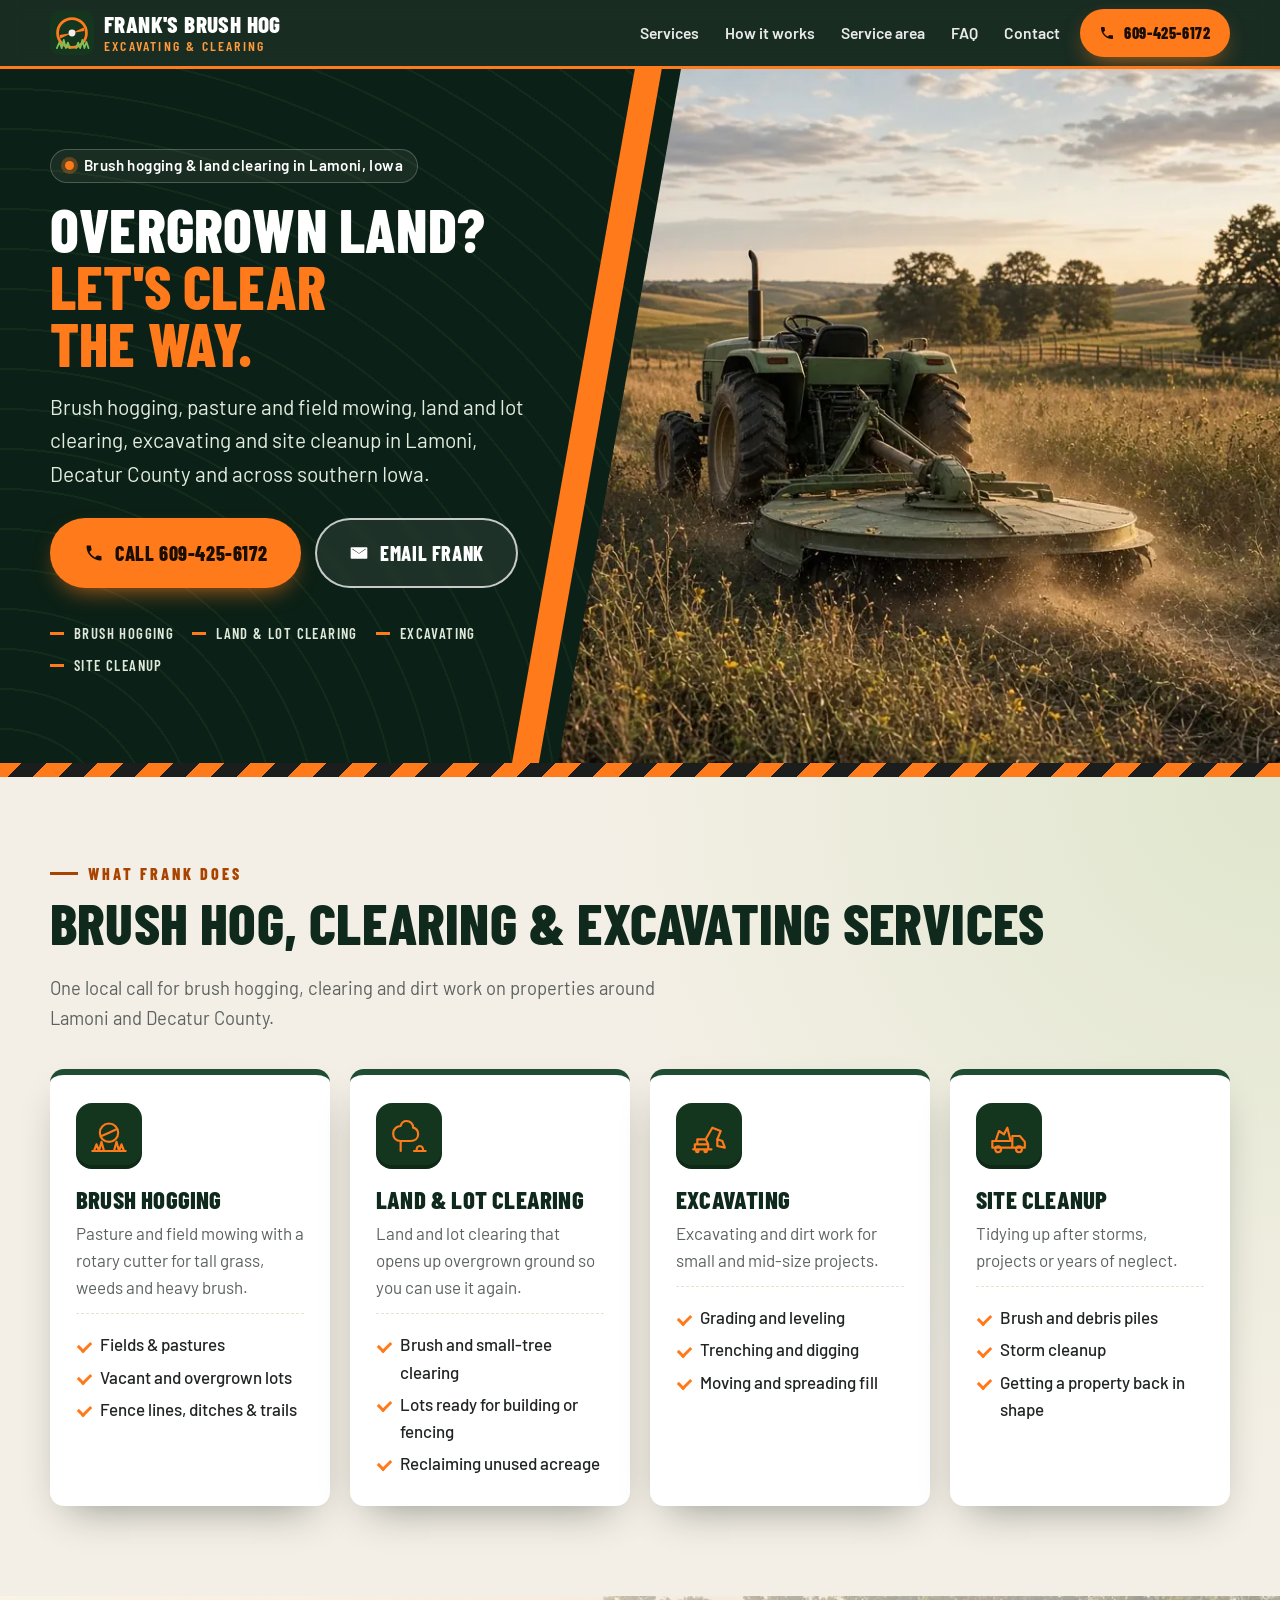
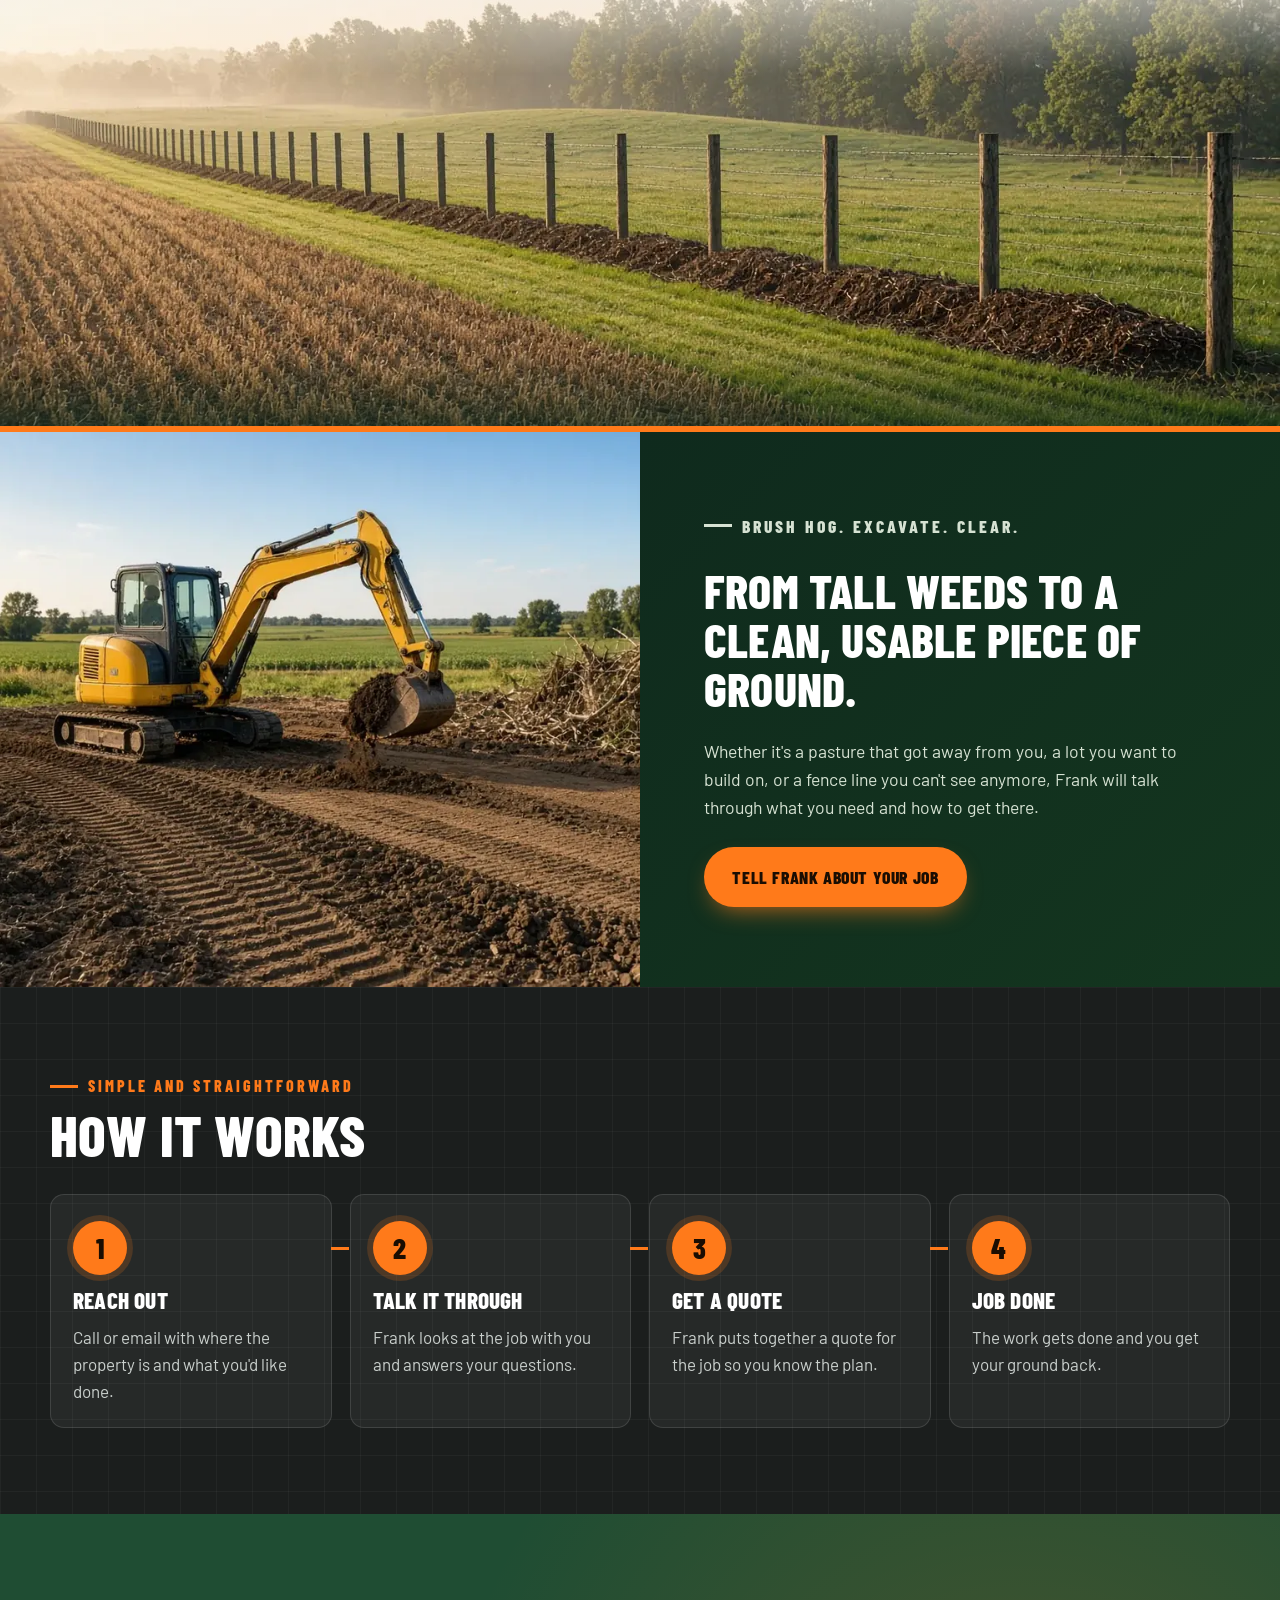
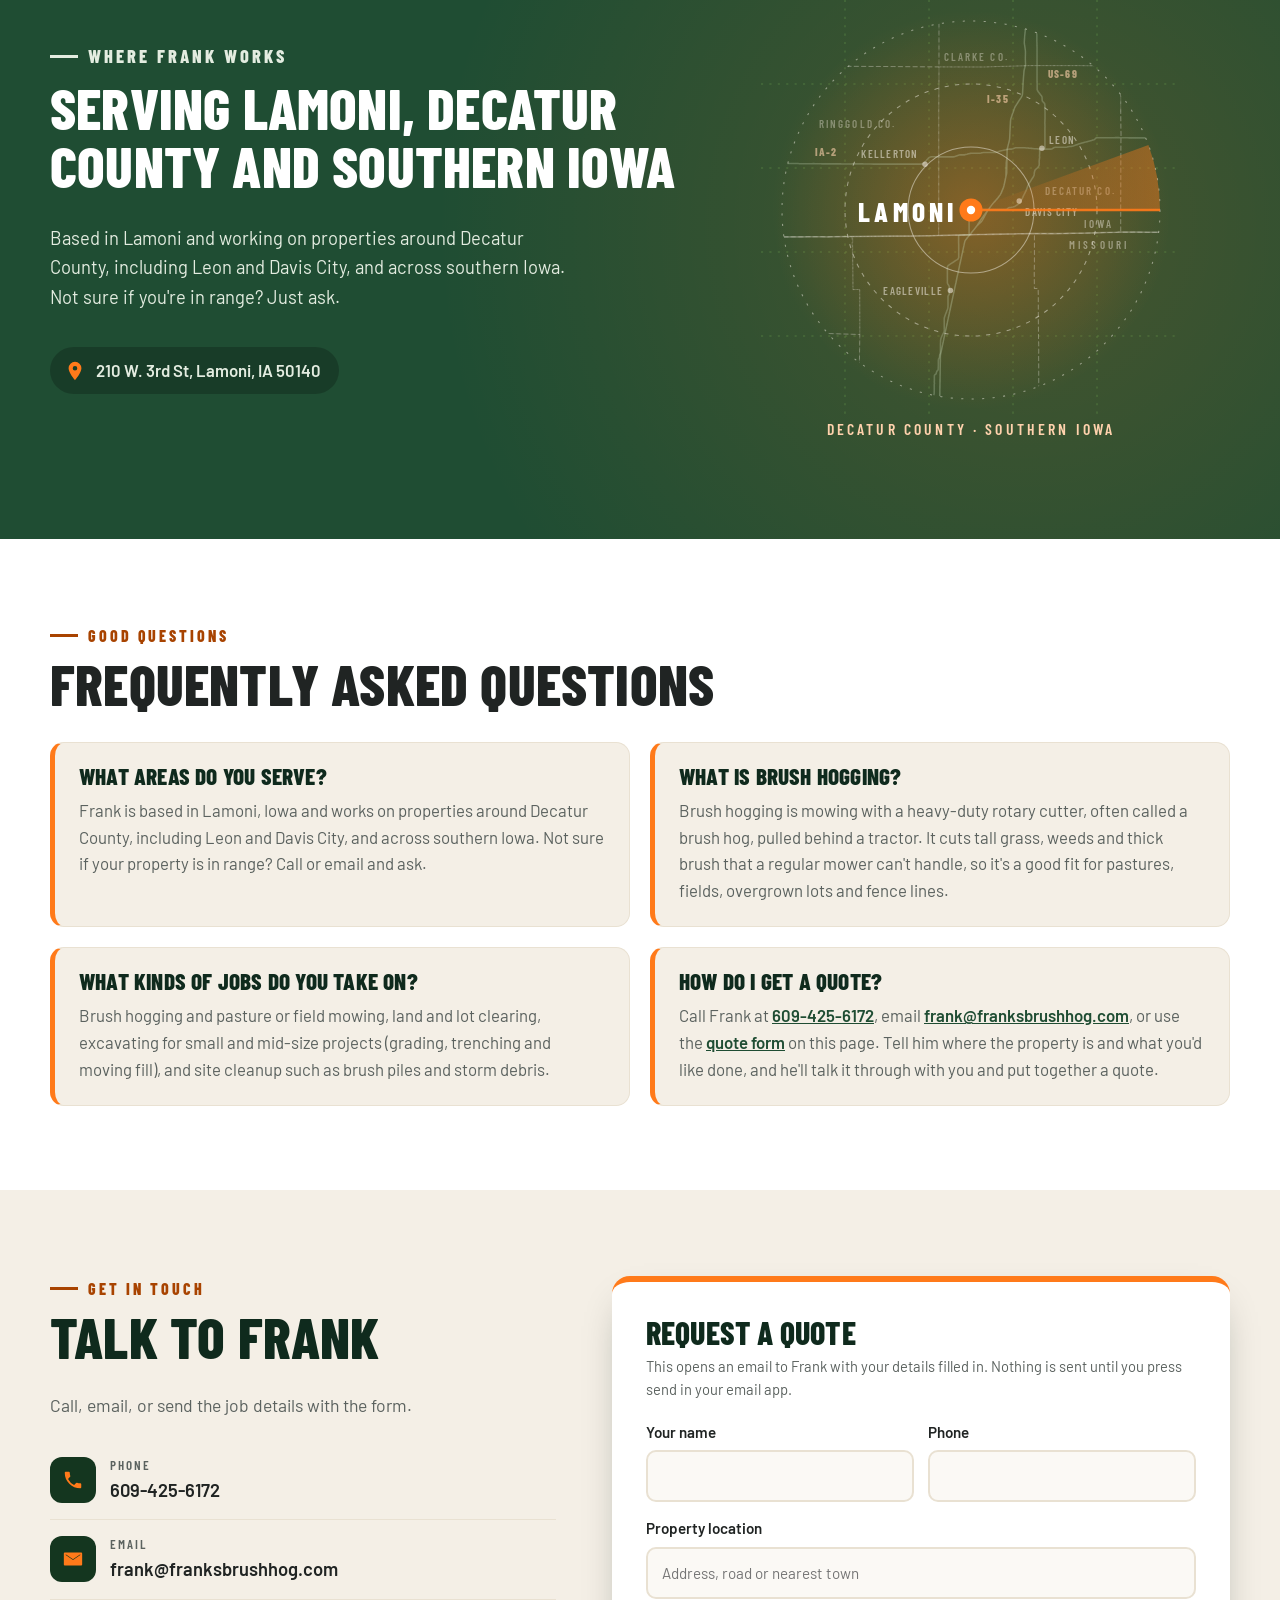
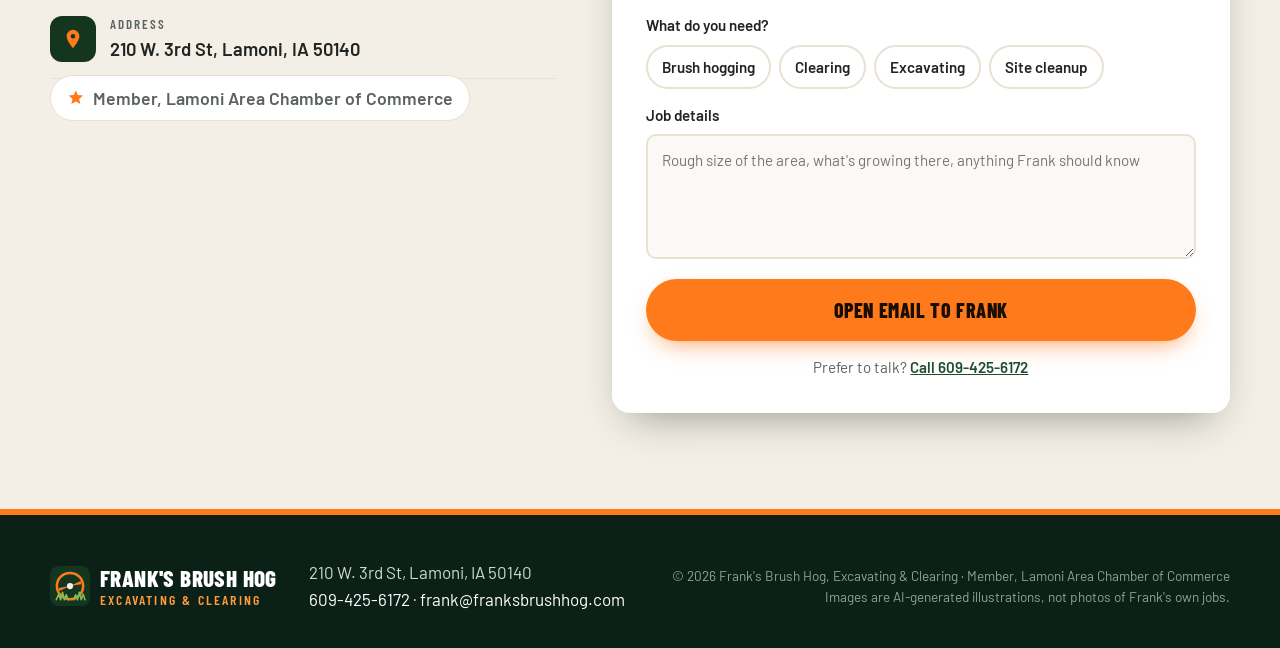
<file: index.html>
<!doctype html>
<html lang="en">
<head>
<meta charset="utf-8">
<meta name="viewport" content="width=device-width, initial-scale=1">
<title>Brush Hogging &amp; Land Clearing in Lamoni, IA | Frank's Brush Hog</title>
<meta name="description" content="Brush hogging, pasture mowing, land and lot clearing, excavating and site cleanup in Lamoni, Decatur County and southern Iowa. Call Frank: 609-425-6172.">
<meta name="robots" content="index, follow, max-image-preview:large">
<meta name="theme-color" content="#0f2a1d">
<link rel="canonical" href="https://franksbrushhog.com/">
<link rel="icon" href="favicon.svg" type="image/svg+xml">
<link rel="icon" href="favicon-32.png" sizes="32x32" type="image/png">
<link rel="apple-touch-icon" href="apple-touch-icon.png">
<meta property="og:type" content="website">
<meta property="og:locale" content="en_US">
<meta property="og:site_name" content="Frank's Brush Hog, Excavating &amp; Clearing">
<meta property="og:title" content="Frank's Brush Hog, Excavating &amp; Clearing | Lamoni, Iowa">
<meta property="og:description" content="Brush hogging, field and pasture mowing, land and lot clearing, excavating and site cleanup around Lamoni, Decatur County and southern Iowa.">
<meta property="og:url" content="https://franksbrushhog.com/">
<meta property="og:image" content="https://franksbrushhog.com/assets/og.jpg">
<meta property="og:image:type" content="image/jpeg">
<meta property="og:image:width" content="1200">
<meta property="og:image:height" content="630">
<meta property="og:image:alt" content="Frank's Brush Hog, Excavating &amp; Clearing: a tractor with a rotary brush hog in a southern Iowa field">
<meta name="twitter:card" content="summary_large_image">
<meta name="twitter:title" content="Frank's Brush Hog, Excavating &amp; Clearing | Lamoni, Iowa">
<meta name="twitter:description" content="Brush hogging, field and pasture mowing, land and lot clearing, excavating and site cleanup around Lamoni, Decatur County and southern Iowa.">
<meta name="twitter:image" content="https://franksbrushhog.com/assets/og.jpg">
<meta name="twitter:image:alt" content="Frank's Brush Hog, Excavating &amp; Clearing: a tractor with a rotary brush hog in a southern Iowa field">
<link rel="preload" href="assets/fonts/barlow-condensed-800.woff2" as="font" type="font/woff2" crossorigin>
<link rel="preload" as="image" fetchpriority="high" imagesrcset="assets/img/hero-brushhog-v2-band-800.webp 800w, assets/img/hero-brushhog-v2-band-1100.webp 1100w" imagesizes="100vw" media="(max-width: 879px)">
<link rel="preload" as="image" fetchpriority="high" imagesrcset="assets/img/hero-brushhog-v2-1280.webp 1280w, assets/img/hero-brushhog-v2-1600.webp 1600w" imagesizes="(min-width: 1200px) 1250px, 100vw" media="(min-width: 880px)">
<link rel="stylesheet" href="assets/styles.css">
<script type="application/ld+json">
{
  "@context": "https://schema.org",
  "@type": "HomeAndConstructionBusiness",
  "@id": "https://franksbrushhog.com/#business",
  "name": "Frank's Brush Hog, Excavating & Clearing",
  "url": "https://franksbrushhog.com/",
  "description": "Brush hogging, pasture mowing, land and lot clearing, excavating and site cleanup in Lamoni, Decatur County and southern Iowa.",
  "image": "https://franksbrushhog.com/assets/og.jpg",
  "logo": "https://franksbrushhog.com/apple-touch-icon.png",
  "telephone": "+1-609-425-6172",
  "email": "frank@franksbrushhog.com",
  "founder": {
    "@type": "Person",
    "name": "Frank Edwardi"
  },
  "address": {
    "@type": "PostalAddress",
    "streetAddress": "210 W. 3rd St",
    "addressLocality": "Lamoni",
    "addressRegion": "IA",
    "postalCode": "50140",
    "addressCountry": "US"
  },
  "geo": {
    "@type": "GeoCoordinates",
    "latitude": 40.6228,
    "longitude": -93.9341
  },
  "areaServed": [
    {
      "@type": "City",
      "name": "Lamoni, Iowa"
    },
    {
      "@type": "AdministrativeArea",
      "name": "Decatur County, Iowa"
    },
    {
      "@type": "Place",
      "name": "Southern Iowa"
    }
  ],
  "memberOf": {
    "@type": "Organization",
    "name": "Lamoni Area Chamber of Commerce"
  },
  "knowsAbout": [
    "Brush hogging",
    "Pasture and field mowing",
    "Land clearing",
    "Lot clearing",
    "Excavating",
    "Site cleanup"
  ],
  "hasOfferCatalog": {
    "@type": "OfferCatalog",
    "name": "Brush hogging, clearing and excavating services",
    "itemListElement": [
      {
        "@type": "Offer",
        "itemOffered": {
          "@type": "Service",
          "name": "Brush hogging",
          "description": "Rotary mowing of tall grass, weeds and heavy brush on fields, pastures, lots, fence lines, ditches and trails.",
          "areaServed": {
            "@type": "AdministrativeArea",
            "name": "Decatur County, Iowa"
          }
        }
      },
      {
        "@type": "Offer",
        "itemOffered": {
          "@type": "Service",
          "name": "Pasture and field mowing",
          "description": "Brush hog mowing for overgrown pastures and fields.",
          "areaServed": {
            "@type": "AdministrativeArea",
            "name": "Decatur County, Iowa"
          }
        }
      },
      {
        "@type": "Offer",
        "itemOffered": {
          "@type": "Service",
          "name": "Land clearing",
          "description": "Clearing brush and small trees to open up overgrown ground and reclaim unused acreage.",
          "areaServed": {
            "@type": "AdministrativeArea",
            "name": "Decatur County, Iowa"
          }
        }
      },
      {
        "@type": "Offer",
        "itemOffered": {
          "@type": "Service",
          "name": "Lot clearing",
          "description": "Clearing overgrown lots so they are ready for building or fencing.",
          "areaServed": {
            "@type": "AdministrativeArea",
            "name": "Decatur County, Iowa"
          }
        }
      },
      {
        "@type": "Offer",
        "itemOffered": {
          "@type": "Service",
          "name": "Excavating",
          "description": "Dirt work for small and mid-size projects: grading and leveling, trenching and digging, moving and spreading fill.",
          "areaServed": {
            "@type": "AdministrativeArea",
            "name": "Decatur County, Iowa"
          }
        }
      },
      {
        "@type": "Offer",
        "itemOffered": {
          "@type": "Service",
          "name": "Site cleanup",
          "description": "Cleanup of brush and debris piles, storm cleanup and getting a property back in shape.",
          "areaServed": {
            "@type": "AdministrativeArea",
            "name": "Decatur County, Iowa"
          }
        }
      }
    ]
  }
}
</script>
<script type="application/ld+json">
{
  "@context": "https://schema.org",
  "@type": "FAQPage",
  "mainEntity": [
    {
      "@type": "Question",
      "name": "What areas do you serve?",
      "acceptedAnswer": {
        "@type": "Answer",
        "text": "Frank is based in Lamoni, Iowa and works on properties around Decatur County, including Leon and Davis City, and across southern Iowa. Not sure if your property is in range? Call or email and ask."
      }
    },
    {
      "@type": "Question",
      "name": "What is brush hogging?",
      "acceptedAnswer": {
        "@type": "Answer",
        "text": "Brush hogging is mowing with a heavy-duty rotary cutter, often called a brush hog, pulled behind a tractor. It cuts tall grass, weeds and thick brush that a regular mower can't handle, so it's a good fit for pastures, fields, overgrown lots and fence lines."
      }
    },
    {
      "@type": "Question",
      "name": "What kinds of jobs do you take on?",
      "acceptedAnswer": {
        "@type": "Answer",
        "text": "Brush hogging and pasture or field mowing, land and lot clearing, excavating for small and mid-size projects (grading, trenching and moving fill), and site cleanup such as brush piles and storm debris."
      }
    },
    {
      "@type": "Question",
      "name": "How do I get a quote?",
      "acceptedAnswer": {
        "@type": "Answer",
        "text": "Call Frank at 609-425-6172, email frank@franksbrushhog.com, or use the quote form on this page. Tell him where the property is and what you'd like done, and he'll talk it through with you and put together a quote."
      }
    }
  ]
}
</script>
</head>
<body>
<!--
  Images: AI-generated illustrations (Grok Imagine), not photos of Frank's own jobs.
  Fonts: Barlow / Barlow Condensed (SIL Open Font License), self-hosted.
  Icons, logo mark and illustrations: original inline SVG.
-->
<a class="skip" href="#main">Skip to content</a>

<header class="topbar" id="top">
  <div class="wrap topbar-in">
    <a class="brand" href="#top">
      <img src="assets/logo-mark.svg" width="44" height="44" alt="Frank's Brush Hog logo">
      <span class="brand-txt"><strong>Frank's Brush Hog</strong><small>Excavating &amp; Clearing</small></span>
    </a>
    <nav class="nav" aria-label="Main">
      <a href="#services">Services</a>
      <a href="#how">How it works</a>
      <a href="#area">Service area</a>
      <a href="#faq">FAQ</a>
      <a href="#contact">Contact</a>
    </nav>
    <a class="btn btn-orange btn-sm" href="tel:+16094256172">
      <svg aria-hidden="true" viewBox="0 0 24 24"><path d="M6.6 10.8a15.1 15.1 0 0 0 6.6 6.6l2.2-2.2a1 1 0 0 1 1-.25 11.4 11.4 0 0 0 3.6.57 1 1 0 0 1 1 1V20a1 1 0 0 1-1 1A17 17 0 0 1 3 4a1 1 0 0 1 1-1h3.5a1 1 0 0 1 1 1c0 1.25.2 2.45.57 3.57a1 1 0 0 1-.25 1z"/></svg>
      <span class="hide-xs">609-425-6172</span><span class="show-xs">Call</span>
    </a>
  </div>
</header>

<main id="main">
<section class="hero">
  <picture class="hero-pic">
    <source media="(max-width: 879px)" srcset="assets/img/hero-brushhog-v2-band-800.webp 800w, assets/img/hero-brushhog-v2-band-1100.webp 1100w" sizes="100vw" width="800" height="500">
    <img class="hero-img" src="assets/img/hero-brushhog-v2-1280.webp" srcset="assets/img/hero-brushhog-v2-1280.webp 1280w, assets/img/hero-brushhog-v2-1600.webp 1600w" sizes="(min-width: 1200px) 1250px, 100vw" width="1280" height="720" alt="Illustration of a tractor brush hogging tall weeds in a rolling Iowa field, with a round rotary cutter on its rear hitch" fetchpriority="high">
  </picture>
  <div class="wrap hero-in">
    <div class="hero-copy">
    <h1><span class="eyebrow"><span class="dot"></span> Brush hogging &amp; land clearing in Lamoni, Iowa</span> Overgrown land? <span class="h1-b">Let's clear<br class="br-d"> the way.</span></h1>
    <p class="lead">Brush hogging, pasture and field mowing, land and lot clearing, excavating and site cleanup in Lamoni, Decatur County and across southern Iowa.</p>
    <div class="cta-row">
      <a class="btn btn-orange btn-lg" href="tel:+16094256172">
        <svg aria-hidden="true" viewBox="0 0 24 24"><path d="M6.6 10.8a15.1 15.1 0 0 0 6.6 6.6l2.2-2.2a1 1 0 0 1 1-.25 11.4 11.4 0 0 0 3.6.57 1 1 0 0 1 1 1V20a1 1 0 0 1-1 1A17 17 0 0 1 3 4a1 1 0 0 1 1-1h3.5a1 1 0 0 1 1 1c0 1.25.2 2.45.57 3.57a1 1 0 0 1-.25 1z"/></svg>
        Call 609-425-6172
      </a>
      <a class="btn btn-ghost btn-lg" href="mailto:frank@franksbrushhog.com?subject=Job%20inquiry">
        <svg aria-hidden="true" viewBox="0 0 24 24"><path d="M3 5h18a1 1 0 0 1 1 1v12a1 1 0 0 1-1 1H3a1 1 0 0 1-1-1V6a1 1 0 0 1 1-1zm9 7.2L4.4 7H4v.6l8 5.4 8-5.4V7h-.4z"/></svg>
        Email Frank
      </a>
    </div>
    <ul class="hero-tags" aria-label="Services">
      <li>Brush hogging</li><li>Land &amp; lot clearing</li><li>Excavating</li><li>Site cleanup</li>
    </ul>
    </div>
  </div>
  <div class="hazard" aria-hidden="true"></div>
</section>

<section class="services" id="services">
  <div class="wrap">
    <p class="kicker">What Frank does</p>
    <h2>Brush hog, clearing &amp; excavating services</h2>
    <p class="section-lead">One local call for brush hogging, clearing and dirt work on properties around Lamoni and Decatur County.</p>
    <div class="cards">
      <article class="card">
        <div class="icon"><svg viewBox="0 0 48 48" aria-hidden="true"><circle cx="24" cy="20" r="11"/><path d="M24 20l9-4M24 20l-9 4"/><path d="M6 42l3-8 3 8 3-11 3 11M30 42l3-11 3 11 3-8 3 8M4 42h40"/></svg></div>
        <h3>Brush Hogging</h3>
        <p>Pasture and field mowing with a rotary cutter for tall grass, weeds and heavy brush.</p>
        <ul><li>Fields &amp; pastures</li><li>Vacant and overgrown lots</li><li>Fence lines, ditches &amp; trails</li></ul>
      </article>
      <article class="card">
        <div class="icon"><svg viewBox="0 0 48 48" aria-hidden="true"><path d="M14 42V30M14 30c-6 0-9-4-9-9 0-6 5-9 9-9 1-4 4-6 7-6 5 0 8 4 8 8 4 1 6 4 6 8 0 5-4 8-9 8H14z"/><path d="M30 42h14M33 42c0-4 2-6 4-6s4 2 4 6"/></svg></div>
        <h3>Land &amp; Lot Clearing</h3>
        <p>Land and lot clearing that opens up overgrown ground so you can use it again.</p>
        <ul><li>Brush and small-tree clearing</li><li>Lots ready for building or fencing</li><li>Reclaiming unused acreage</li></ul>
      </article>
      <article class="card">
        <div class="icon"><svg viewBox="0 0 48 48" aria-hidden="true"><path d="M5 40h22M7 40v-6h16v6M10 34v-6h10l3 6"/><path d="M20 28l8-14 10 4-4 10"/><path d="M34 28l6 2 3 8-9-2z"/><circle cx="10" cy="42" r="1.5"/><circle cx="20" cy="42" r="1.5"/></svg></div>
        <h3>Excavating</h3>
        <p>Excavating and dirt work for small and mid-size projects.</p>
        <ul><li>Grading and leveling</li><li>Trenching and digging</li><li>Moving and spreading fill</li></ul>
      </article>
      <article class="card">
        <div class="icon"><svg viewBox="0 0 48 48" aria-hidden="true"><path d="M4 30h24v8H4zM28 24h9l6 7v7H28z"/><circle cx="11" cy="40" r="3.5"/><circle cx="36" cy="40" r="3.5"/><path d="M8 30l4-12 6 4 4-8 4 16"/></svg></div>
        <h3>Site Cleanup</h3>
        <p>Tidying up after storms, projects or years of neglect.</p>
        <ul><li>Brush and debris piles</li><li>Storm cleanup</li><li>Getting a property back in shape</li></ul>
      </article>
    </div>
  </div>
</section>

<div class="band">
  <img src="assets/img/fenceline-1280.webp" srcset="assets/img/fenceline-800.webp 800w, assets/img/fenceline-1280.webp 1280w, assets/img/fenceline-1600.webp 1600w" sizes="100vw" width="1600" height="900" loading="lazy" decoding="async" alt="A freshly cleared fence line with mowed grass and mulched brush">
</div>

<section class="split">
  <div class="split-img">
    <img src="assets/img/excavator-1000.webp" srcset="assets/img/excavator-600.webp 600w, assets/img/excavator-800.webp 800w, assets/img/excavator-1000.webp 1000w" sizes="(max-width: 860px) 100vw, 50vw" width="1000" height="833" loading="lazy" decoding="async" alt="A mini excavator grading a cleared lot next to a brush pile">
  </div>
  <div class="split-txt">
    <p class="kicker kicker-light">Brush hog. Excavate. Clear.</p>
    <h2>From tall weeds to a clean, usable piece of ground.</h2>
    <p>Whether it's a pasture that got away from you, a lot you want to build on, or a fence line you can't see anymore, Frank will talk through what you need and how to get there.</p>
    <a class="btn btn-orange" href="#contact">Tell Frank about your job</a>
  </div>
</section>

<section class="how" id="how">
  <div class="wrap">
    <p class="kicker">Simple and straightforward</p>
    <h2>How it works</h2>
    <ol class="steps">
      <li><span class="num">1</span><h3>Reach out</h3><p>Call or email with where the property is and what you'd like done.</p></li>
      <li><span class="num">2</span><h3>Talk it through</h3><p>Frank looks at the job with you and answers your questions.</p></li>
      <li><span class="num">3</span><h3>Get a quote</h3><p>Frank puts together a quote for the job so you know the plan.</p></li>
      <li><span class="num">4</span><h3>Job done</h3><p>The work gets done and you get your ground back.</p></li>
    </ol>
  </div>
</section>

<section class="area" id="area">
  <div class="wrap area-in">
    <div class="area-txt">
      <p class="kicker kicker-light">Where Frank works</p>
      <h2>Serving Lamoni, Decatur County and southern Iowa</h2>
      <p>Based in Lamoni and working on properties around Decatur County, including Leon and Davis City, and across southern Iowa. Not sure if you're in range? Just ask.</p>
      <p class="addr">
        <svg aria-hidden="true" viewBox="0 0 24 24"><path d="M12 2a7 7 0 0 1 7 7c0 5-7 13-7 13S5 14 5 9a7 7 0 0 1 7-7zm0 4.5A2.5 2.5 0 1 0 12 11.5 2.5 2.5 0 0 0 12 6.5z"/></svg>
        210 W. 3rd St, Lamoni, IA 50140
      </p>
    </div>
    <div class="radar" aria-hidden="true">
      <svg viewBox="0 0 400 424">
        <defs>
          <radialGradient id="rg" cx="50%" cy="50%" r="50%"><stop offset="0" stop-color="#ff7a1a" stop-opacity=".35"/><stop offset="1" stop-color="#ff7a1a" stop-opacity="0"/></radialGradient>
          <clipPath id="rclip"><circle cx="200" cy="200" r="180"/></clipPath>
          <linearGradient id="sweep" x1="0" y1="0" x2="1" y2="0"><stop offset="0" stop-color="#ff7a1a" stop-opacity="0"/><stop offset="1" stop-color="#ff7a1a" stop-opacity=".45"/></linearGradient>
        </defs>
        <g fill="none" stroke="#7fbf5a" stroke-opacity=".35">
          <path d="M0 80h400M0 160h400M0 240h400M0 320h400M80 0v400M160 0v400M240 0v400M320 0v400" stroke-dasharray="2 6"/>
        </g>
        <circle cx="200" cy="200" r="190" fill="url(#rg)"/>
        <!-- Map hints: U.S. Census Bureau 2023 cartographic boundary (counties, state) and TIGER/Line primary & secondary roads (public domain); town points from the 2023 Census Gazetteer. Local equirectangular projection centred on Lamoni (40.6228, -93.9341), 7.2 SVG units per mile (ring radii ~8.3 / 16.7 / 25 mi). -->
        <g clip-path="url(#rclip)" class="map" fill="none" stroke-linecap="round" stroke-linejoin="round">
          <path d="M1.2 225.8L7.6 225.8L12.7 225.7L27.9 225.6L39.6 225.6L44.2 225.5L47.8 225.5L52.3 225.5L57.6 225.5L63.6 225.6L66.5 225.5L83.2 225.3L86.6 225.3L87.5 254.3L87.6 275.8L94.0 275.7L94.1 299.2L94.1 306.1L94.1 311.4L94.1 318.6L66.0 317.7L64.5 317.6L58.1 317.4L51.7 317.4L36.5 317.4M260.3 256.7L260.4 249.1L260.4 222.5L261.9 222.5L269.5 222.4L272.3 222.5L274.1 222.5L277.8 222.5L280.0 222.5L288.5 222.4L292.1 222.3L297.1 222.2L299.4 222.2L302.9 222.1L305.0 222.1L313.8 221.9L317.5 221.8L327.3 221.5L339.1 221.2L341.1 221.1L342.6 221.2L343.7 221.1L345.8 221.1L351.7 221.1L353.4 221.1L355.0 221.0L356.3 221.1L358.9 221.1L368.2 221.2L376.6 221.2L386.1 221.3L411.6 221.1M285.6 378.5L266.3 378.3L264.6 378.4L264.5 364.1L264.5 349.7L264.4 339.0L264.5 335.2L264.5 327.9L264.3 323.2L264.3 320.7L264.1 298.9L264.1 297.0L264.1 289.8L264.1 282.7L264.0 277.0L264.0 274.7L260.3 274.8L260.3 266.8L260.2 259.7L260.3 256.7M169.6 -13.4L169.6 12.5L169.5 13.5L169.5 20.6L169.5 31.3L169.5 61.7L169.5 63.7L165.9 63.7L137.3 63.5L126.4 63.4L90.4 63.2L83.5 63.2L78.1 63.1L73.6 63.0L61.7 62.8L40.0 62.6M169.5 13.5L169.6 12.5L169.6 -13.4M342.7 63.0L313.7 62.6L310.3 62.6L302.8 62.5L299.3 62.5L278.1 62.5L272.7 62.5L255.6 62.5L251.8 62.6L238.9 63.0L237.3 63.0L236.3 63.1L226.9 63.3L212.7 63.8L211.0 63.8L209.2 63.8L184.1 63.7L169.5 63.7L169.5 61.8L169.5 31.3L169.5 20.6L169.5 13.5M169.3 199.5L169.3 192.2L169.3 177.8L169.3 170.7L169.3 165.3L169.3 163.5L169.3 152.8L169.3 149.4L169.3 133.3L169.3 124.2L169.3 106.6L169.5 70.7L169.5 63.7L183.2 63.8L209.2 63.8L211.0 63.8L212.7 63.8L226.9 63.3L236.3 63.1L237.3 63.0L238.9 63.0L251.6 62.6L255.6 62.5L272.7 62.5L278.1 62.5L299.2 62.5L302.8 62.5L310.3 62.6L313.7 62.6L342.7 63.0L342.6 105.8L342.8 121.1L342.9 127.7L342.8 134.7L342.7 149.2L342.7 156.3L342.7 159.9L342.7 163.5L342.6 192.2L342.6 221.2L341.1 221.1L339.4 221.2L327.3 221.5L317.5 221.8L313.8 221.9L305.0 222.1L303.9 222.1L300.3 222.2L297.1 222.2L292.1 222.3L288.5 222.4L280.0 222.5L277.8 222.5L274.4 222.5L272.3 222.5L270.4 222.4L261.9 222.5L260.4 222.5L255.7 222.5L250.2 222.6L244.8 222.6L243.6 222.7L241.1 222.8L235.2 222.9L230.4 223.0L217.0 223.2L213.5 223.3L207.6 223.4L199.4 223.6L198.3 223.6L188.7 223.9L183.9 223.9L179.8 224.0L173.8 224.2L169.2 224.3L169.3 199.5M342.6 105.8L342.7 63.0M411.6 221.1L386.2 221.3L377.2 221.2L368.2 221.2L358.9 221.1L356.3 221.1L355.0 221.0L353.9 221.1L351.7 221.1L345.8 221.1L343.7 221.1L342.6 221.2L342.6 192.2L342.7 163.5L342.7 159.9L342.7 156.3L342.7 149.2L342.8 134.7L342.9 127.7L342.7 121.5L342.6 105.8L342.6 105.8M40.0 62.6L61.7 62.8L72.7 63.0L78.1 63.1L83.5 63.2L90.4 63.2L126.4 63.4L137.1 63.5L165.9 63.7L169.5 63.7L169.5 70.7L169.3 106.5L169.3 124.2L169.3 133.3L169.3 149.4L169.3 152.8L169.3 163.5L169.3 165.3L169.3 170.7L169.3 177.8L169.3 192.2L169.3 198.9L169.2 224.3L162.2 224.5L147.8 224.7L144.8 224.8L141.4 224.9L130.3 224.9L125.9 224.9L87.3 225.3L83.2 225.3L66.5 225.5L63.6 225.6L57.6 225.5L52.3 225.5L47.9 225.5L44.2 225.5L39.6 225.6L27.9 225.6L12.7 225.7L7.6 225.8L1.2 225.8M87.3 225.3L125.9 224.9L130.3 224.9L140.7 224.8L144.7 224.8L147.8 224.7L162.2 224.5L169.2 224.3L173.8 224.2L179.8 224.0L183.9 223.9L188.7 223.9L197.8 223.7L198.9 223.6L207.6 223.4L212.6 223.3L217.0 223.2L230.4 223.0L235.2 222.9L241.1 222.8L243.6 222.7L244.8 222.6L250.2 222.6L255.7 222.5L260.4 222.5L260.4 249.0L260.3 256.7L260.2 259.7L260.3 266.8L260.3 274.8L264.0 274.7L264.0 277.0L264.1 282.7L264.1 289.8L264.1 297.0L264.1 298.9L264.3 320.7L264.3 323.2L264.5 327.9L264.5 335.2L264.4 338.6L264.5 349.6L264.5 364.1L264.6 378.4L264.6 385.5M93.4 385.3L93.5 362.1L94.1 318.6L94.1 311.4L94.1 306.1L94.1 299.2L94.0 275.7L87.6 275.8L87.4 254.5L87.3 225.3M36.5 317.4L51.7 317.4L58.1 317.4L64.0 317.5L66.0 317.7L94.1 318.6L93.5 362.1L93.4 385.3M264.6 385.5L264.6 378.4L266.3 378.3L285.6 378.5" class="mcounty"/>
          <path d="M411.6 221.1L386.2 221.3L377.2 221.2L368.2 221.2L358.9 221.1L356.3 221.1L355.0 221.0L353.9 221.1L351.7 221.1L345.8 221.1L343.7 221.1L342.6 221.2L341.1 221.1L339.4 221.2L327.3 221.5L317.5 221.8L313.8 221.9L305.0 222.1L303.9 222.1L300.3 222.2L297.1 222.2L292.1 222.3L288.5 222.4L280.0 222.5L277.8 222.5L274.4 222.5L272.3 222.5L270.4 222.4L261.9 222.5L260.4 222.5L255.7 222.5L250.2 222.6L244.8 222.6L243.6 222.7L241.1 222.8L235.2 222.9L230.4 223.0L217.0 223.2L213.5 223.3L207.6 223.4L199.4 223.6L198.3 223.6L188.7 223.9L183.9 223.9L179.8 224.0L173.8 224.2L169.2 224.3L162.2 224.5L147.8 224.7L144.8 224.8L141.4 224.9L130.3 224.9L125.9 224.9L87.3 225.3L83.2 225.3L66.5 225.5L63.6 225.6L57.6 225.5L52.3 225.5L47.9 225.5L44.2 225.5L39.6 225.6L27.9 225.6L12.7 225.7L7.6 225.8L1.2 225.8" class="mstate"/>
          <path d="M169.3 149.4L164.8 149.3L163.6 149.3L162.5 149.3L161.3 149.5L160.4 149.9L159.5 150.6L158.7 151.5L157.9 152.3L157.1 153.3L156.3 154.1L155.4 155.1L154.7 155.7L153.7 156.1L152.4 156.3L151.1 156.3L148.3 156.3L144.9 156.3L143.6 156.3L142.3 156.3L141.1 156.3L137.6 156.3L134.1 156.3L131.2 156.3L130.1 156.3L128.2 156.3L126.8 156.3L125.1 156.3L123.9 156.3L122.9 156.3L121.7 156.3L120.4 156.3L119.3 156.3L116.6 156.3L115.2 156.3L113.6 156.3L112.5 156.3L107.1 156.3L104.8 156.2L102.9 156.2L101.9 156.2L100.2 156.2L98.0 156.2L96.8 156.1L95.3 156.1L93.8 156.1L92.7 156.1L91.5 156.1L90.4 156.1L89.3 156.1L88.3 156.1L87.0 156.1L85.8 156.2L84.6 156.2L83.4 156.2L82.3 156.2L81.2 156.2L79.6 156.2L78.6 156.2L77.0 156.2L75.8 156.1L74.5 156.1L73.3 156.1L70.4 156.1L68.9 156.1L67.4 156.1L65.9 156.1L64.4 156.1L62.8 156.1L60.6 156.1L59.5 156.1L58.1 156.1L57.0 156.0L55.6 156.0L54.5 156.0L52.9 155.9L51.6 155.9L50.1 155.8L48.3 155.9L45.0 155.9L43.4 155.9L42.3 155.9L40.9 155.9L38.4 155.9L36.5 155.9L35.4 155.8L33.3 155.8L29.3 155.8L26.3 155.8L23.2 155.8L22.1 155.8L20.6 155.8L18.4 155.8L15.6 155.9L14.4 155.9L12.1 155.9L10.7 155.8L9.7 155.8L8.8 155.8M362.9 131.3L364.3 131.3L365.3 131.3L366.1 131.2M342.8 131.2L344.1 131.2L345.5 131.2L347.1 131.2L349.0 131.2L350.7 131.3L352.2 131.3L353.6 131.3L355.3 131.3L356.5 131.3L359.0 131.3L360.7 131.3L362.1 131.3L362.9 131.3M366.1 131.2L367.5 131.2L369.0 131.3L371.1 131.3L372.2 131.4L373.4 131.4L374.8 131.5L376.0 131.5L377.8 131.6L378.9 131.6L380.2 131.6L381.3 131.6L383.5 131.7L384.1 131.7M362.9 131.3L364.1 131.3L365.2 131.2L366.1 131.2M342.8 131.2L341.7 131.2L340.5 131.1L339.2 131.1L338.0 131.1L336.3 131.2L334.7 131.2L333.4 131.2L331.7 131.2L330.5 131.2L329.5 131.2L328.5 131.2L327.1 131.2L326.1 131.2L324.9 131.2L323.7 131.2L322.6 131.2L320.8 131.2L319.8 131.2L318.7 131.6L318.1 132.4L317.3 133.1L316.0 133.4L314.8 133.8L313.8 134.0L312.9 134.3L310.5 134.9L309.2 135.3L308.2 135.5L306.8 135.9L305.7 136.2L304.1 136.6L303.2 137.0L301.7 137.5L300.7 137.8L299.2 138.3L298.1 138.7L297.2 139.0L295.9 139.4L293.6 139.6L292.6 139.8L291.6 140.1L290.6 140.3L289.4 140.3L287.7 140.3L286.5 140.3L285.1 140.3L283.9 140.3L281.7 140.3L280.6 140.3L279.4 140.4L278.1 141.2L277.2 141.8L275.7 142.0L274.4 142.0L273.3 142.0L272.1 142.0L270.7 142.0L269.7 142.0L268.6 141.9L267.3 141.9L266.2 141.9L264.7 141.9L263.5 141.8L262.5 141.7L261.4 141.6L260.4 141.6L258.7 141.4L257.5 141.3L256.5 141.2L255.1 141.1L254.1 141.0L252.6 140.9L251.4 140.8L250.1 140.8L249.0 140.8L246.9 140.8L244.8 140.8L243.4 140.8L242.3 140.8L241.2 141.1L239.9 141.7L238.8 142.0L237.7 142.0L236.6 142.0L235.4 142.1L234.4 142.3L233.3 142.6L232.3 142.8L231.1 143.1L230.0 143.4L228.9 143.5L227.7 143.8L226.5 144.2L225.3 144.7L224.2 145.0L223.0 145.2L219.9 145.2L218.3 145.2L216.4 145.3L214.9 145.3L212.8 145.3L211.7 145.3L210.6 145.4L209.5 145.8L208.5 146.0L207.3 146.0L205.0 146.0L203.8 146.0L202.3 145.9L201.3 145.9L200.3 145.9L199.1 146.1L197.5 146.5L196.2 146.9L194.9 147.2L193.6 147.5L192.0 147.5L190.9 147.5L189.7 147.5L188.7 147.7L186.8 148.3L185.3 148.9L184.1 149.3L183.0 149.4L181.3 149.4L180.1 149.4L178.8 149.4L177.7 149.4L176.1 149.4L173.6 149.4L171.6 149.4L169.7 149.4L169.3 149.4M198.9 223.7L197.8 223.7L196.8 223.7L195.8 223.7L194.7 223.7L193.4 223.8L192.3 223.8L191.1 223.8L189.8 223.8L188.8 223.9M262.9 62.5L262.9 63.9L262.9 65.3L262.9 66.3L262.9 68.5L262.9 69.5L262.9 71.3L262.9 72.8L262.9 74.3L262.9 76.6L262.9 78.0L263.0 79.5L263.0 81.3L263.0 82.6L263.0 83.9L263.0 85.3L263.7 86.9L264.8 88.3L265.7 89.5L266.4 90.5L267.1 91.3L267.6 92.2L267.7 93.3L267.8 95.2L267.9 96.2L268.6 97.0L269.6 98.0L270.2 98.8L270.4 100.5L270.4 102.1L270.4 103.7L270.4 105.4L270.5 106.7L270.5 107.9L270.5 109.1L270.5 110.3L270.5 111.4L270.5 113.1L270.4 114.4L270.4 115.5L270.3 116.6L270.4 118.2L270.4 119.5L270.5 120.7L270.4 121.7L270.4 122.9L270.4 124.0L270.4 126.2L270.4 127.6L270.4 129.1L270.4 130.2L270.4 131.7L270.4 132.9L270.4 134.5L270.4 135.7L270.4 136.8L270.4 137.9L270.4 138.9L270.4 140.2L270.4 141.6L269.4 142.0L268.4 141.9L267.3 141.9L266.2 141.9L265.4 142.6L265.4 143.7L265.4 145.3L265.4 146.4L265.3 147.5L265.2 148.6L265.4 149.6L265.3 150.7L265.0 152.6L264.9 153.7L265.0 155.4L265.0 156.5L264.9 157.5L264.1 158.8L263.5 159.7L262.3 160.7L261.3 161.6L260.8 162.4L260.3 164.5L260.2 165.5L260.1 166.6L259.8 167.6L259.1 168.8L258.3 170.0L257.3 171.6L256.8 172.5L256.1 173.5L255.5 174.5L254.9 175.6L254.3 176.6L253.9 177.6L253.5 178.7L253.1 179.9L252.6 181.1L252.1 182.2L251.5 183.5L250.8 184.8L250.3 185.9L249.7 187.0L249.2 188.2L248.7 189.2L248.2 190.1L247.8 191.0L247.5 192.1L246.9 193.1L246.0 193.7L244.9 194.5L243.2 195.6L241.6 196.7L239.9 197.2L237.5 197.6L236.4 197.7L235.4 198.2L234.6 198.9L233.7 199.5L232.4 199.5L231.1 199.5L229.7 199.5L228.4 199.5L227.3 199.5L226.2 199.5L224.7 199.5L223.6 199.6L222.3 199.5L220.8 199.6L219.5 199.6L217.6 199.6L216.5 199.6L215.3 199.6L214.2 199.6L213.1 199.6L211.9 199.6L210.9 199.6L209.7 199.6L208.6 199.6L207.1 199.6L205.3 199.6L204.3 199.6L203.3 199.6L201.8 199.6L200.3 199.6L199.0 199.6L198.2 200.1L198.2 201.3L198.2 202.4L198.2 203.6L198.2 205.4L198.2 206.5L198.2 208.5L198.2 210.4L198.2 212.4L198.2 214.0L198.2 215.7L198.2 217.7L198.2 220.5L198.2 222.6L197.8 223.6L197.8 223.7M220.6 199.6L219.5 199.6L217.6 199.6L216.6 199.6M262.2 14.1L262.2 15.4L262.3 16.5L262.3 17.6L262.3 18.7L262.3 20.4L262.4 21.8L262.5 23.4L262.5 24.6L262.6 26.0L262.6 30.1L262.7 33.7L262.7 35.5L262.7 39.0L262.8 40.7L262.8 42.2L262.8 43.5L262.9 44.9L262.9 46.0L262.9 47.0L262.9 48.1L262.9 49.1L262.9 50.2L262.9 51.5L262.9 54.0L262.9 55.3L262.9 59.3L262.9 61.8L262.9 62.5M152.1 390.2L152.1 388.9L152.2 387.0L154.2 386.5L156.4 386.5L157.5 386.5L158.6 386.4L159.8 386.0L160.8 385.4L161.8 384.9L162.7 384.4L163.6 383.9L164.6 383.3L164.9 382.3L164.9 381.0L165.0 379.8L165.1 378.7L164.9 377.6L164.6 376.6L164.8 375.4L165.0 374.3L164.9 373.3L165.0 372.2L165.0 371.1L165.0 370.1L165.0 368.8L165.0 367.4L165.0 366.0L165.2 365.1L165.0 363.9L165.1 362.8L165.1 361.8L165.1 360.5L165.1 358.6L165.2 357.4L166.0 356.6L166.8 356.0L167.0 355.0L167.4 353.7L168.6 352.4L168.8 351.2L168.8 349.7L168.9 347.9L168.9 346.0L168.9 344.7L168.9 343.2L169.1 342.0L169.7 340.8L170.0 339.7L170.2 337.8L170.7 336.5L170.9 335.3L170.9 334.3L170.9 332.2L170.9 331.1L170.9 330.0L170.9 328.8L170.9 327.7L171.0 326.0L171.0 325.0L171.1 323.6L171.4 322.4L171.8 321.3L172.4 319.8L173.0 318.6L173.7 317.2L174.2 316.3L174.5 315.1L174.6 313.7L174.5 312.5L174.5 311.3L174.5 309.9L174.5 308.6L174.5 306.7L174.5 305.2L174.5 303.5L174.7 302.3L175.8 299.1L176.3 298.0L176.7 296.8L177.5 294.8L177.8 293.8L178.0 292.8L178.1 291.5L178.1 289.7L178.1 288.6L178.1 287.2L178.1 284.7L178.1 283.5L178.1 282.2L178.5 281.3L179.2 280.4L179.3 279.3L179.3 278.2L179.3 276.8L179.3 275.5L179.3 274.5L179.3 273.4L179.0 272.3L178.5 271.4L177.8 270.4L177.5 269.3L177.5 267.9L177.5 265.6L177.5 264.1L177.5 262.7L177.5 261.6L177.5 259.6L177.5 257.6L177.5 255.9L177.5 254.8L177.7 253.7L178.5 252.7L181.2 250.9L182.1 250.3L183.7 249.3L184.9 248.5L186.0 247.8L186.9 247.2L187.8 246.5L188.3 245.2L188.3 243.8L188.3 242.0L188.3 240.7L188.3 239.1L188.3 237.8L188.3 235.3L188.3 234.1L188.3 232.9L188.2 231.7L188.2 229.8L188.2 228.1L188.2 226.5L188.2 225.3L188.3 224.3L188.8 223.9M198.9 223.7L197.8 223.7L196.8 223.7L195.8 223.7L194.7 223.7L193.4 223.8L192.3 223.8L191.1 223.8L189.8 223.8L188.8 223.9" class="mroad"/>
          <path d="M251.6 62.6L251.3 64.0L250.9 65.4L250.6 66.5L250.4 67.5L250.2 70.6L250.0 72.9L249.9 74.2L249.8 75.8L249.7 76.8L249.6 78.3L249.3 84.3L249.1 87.5L249.0 89.1L248.9 90.1L248.4 91.5L247.8 92.7L247.1 93.8L246.3 94.9L244.9 97.1L243.7 99.0L242.7 100.5L242.1 101.4L241.6 102.3L241.2 103.5L240.9 104.4L240.5 105.7L240.0 107.1L239.5 108.2L239.0 109.8L238.7 110.8L237.9 113.1L237.7 114.1L237.5 116.1L237.0 126.3L236.8 130.9L236.7 132.7L236.4 134.0L236.1 135.2L235.7 137.2L235.3 138.4L235.1 139.4L234.8 140.5L234.5 141.6L234.4 142.8L234.3 144.6L234.3 145.7L234.2 149.0L234.2 150.2L234.0 151.3L233.7 153.1L233.6 154.2L233.5 155.2L233.5 156.5L233.4 159.8L233.3 163.1L233.2 167.5L233.1 168.7L232.8 169.8L232.5 171.3L232.0 173.8L231.3 176.9L230.8 178.5L229.6 181.5L229.0 183.0L228.4 184.5L227.7 185.6L226.2 187.5L225.5 188.5L224.8 189.3L224.0 190.2L222.3 192.1L221.3 193.3L220.6 194.1L220.0 194.9L219.3 195.8L218.7 196.6L217.8 197.7L217.0 198.9L216.2 199.9L215.3 201.2L214.4 202.3L213.7 203.2L213.0 204.2L212.2 205.2L211.1 206.8L210.0 208.2L209.4 209.1L208.3 210.8L207.7 211.7L206.3 214.0L205.7 215.0L204.8 216.0L203.8 217.4L203.1 218.2L202.5 219.0L201.1 220.6L200.5 221.4L199.9 222.2L198.7 223.7M251.5 9.7L251.5 12.5L251.6 15.0L251.6 16.1L251.6 19.1L251.6 20.5L251.7 21.7L251.7 23.1L251.7 24.3L251.7 25.5L251.7 26.5L251.7 28.1L251.7 29.2L251.6 30.6L251.3 33.2L251.1 34.5L251.1 35.5L251.0 37.5L250.8 40.3L250.9 41.3L251.0 42.5L251.2 43.5L251.4 44.9L251.8 47.8L251.9 48.9L251.9 51.3L251.8 55.1L251.8 56.2L251.9 59.3L252.0 60.7L251.9 61.9L251.8 62.6M250.9 10.4L250.6 11.5L250.6 12.7L250.8 14.1L250.9 15.1L251.1 16.5L251.3 17.9L251.5 19.1L251.5 21.0L251.6 24.3L251.6 25.4L251.6 26.4L251.6 28.3L251.6 29.6L251.5 30.9L251.3 32.0L251.2 33.1L251.1 34.3L251.0 36.0L250.8 37.9L250.8 39.2L250.7 40.5L250.8 41.8L251.1 43.5L251.7 47.8L251.8 48.9L251.8 51.2L251.7 55.1L251.7 56.1L251.8 59.3L251.9 60.8L251.8 61.8L251.6 62.6M251.8 62.6L251.4 64.0L250.8 66.4L250.6 67.4L250.3 70.7L250.1 73.1L250.0 74.3L249.9 76.3L249.8 77.4L249.7 78.5L249.2 88.5L249.1 89.6L248.7 91.2L248.1 92.4L246.0 95.7L242.2 101.5L241.7 102.5L241.3 103.6L240.9 104.8L240.6 105.8L240.1 107.2L239.7 108.2L238.9 110.6L238.1 112.9L237.8 114.0L237.6 117.6L237.4 120.1L237.4 121.7L237.1 126.2L237.1 127.3L236.9 130.9L236.9 132.0L236.7 133.1L236.5 134.3L236.2 135.5L235.9 136.6L235.5 138.2L235.2 139.5L234.7 141.4L234.5 142.4L234.5 143.5L234.4 144.8L234.4 147.8L234.4 149.2L234.3 153.0L234.2 156.9L234.1 163.0L234.1 164.2L234.0 165.3L233.7 166.5L233.4 167.8L233.0 169.7L232.8 170.8L231.6 176.3L231.1 178.2L230.7 179.3L229.9 181.2L229.5 182.2L228.9 183.7L228.3 184.8L227.8 185.7L227.1 186.6L226.4 187.6L225.2 189.1L224.5 190.0L223.7 190.8L222.6 192.1L221.8 192.9L221.1 193.7L220.4 194.5L219.7 195.4L219.0 196.3L218.0 197.7L217.4 198.6L216.6 199.6L216.0 200.4L215.5 201.3L215.0 202.2L214.4 203.4L213.5 205.0L213.0 205.9L212.6 206.8L211.6 208.5L210.8 209.9L210.2 210.7L209.2 211.9L207.8 213.2L206.9 214.0L205.8 215.1L205.0 216.1L203.5 217.9L202.7 218.8L201.5 220.4L200.3 221.9L199.2 223.2L198.9 223.7M170.3 394.2L170.3 391.1L170.3 389.7L170.3 388.1L170.3 386.9L170.3 385.8L170.3 383.5L170.3 381.7L170.3 380.6L170.3 379.2L170.3 378.2L170.4 376.4L170.4 373.1L170.4 371.9L170.4 370.6L170.5 369.0L170.5 366.4L170.5 365.2L170.6 363.2L170.6 362.1L170.6 359.8L170.6 358.3L170.7 356.3L170.7 354.4L170.7 352.3L170.7 351.1L170.8 349.1L170.8 348.1L170.8 347.0L170.9 344.0L170.9 342.2L170.9 338.9L171.1 337.6L171.5 335.6L171.7 334.5L172.0 333.4L172.2 332.3L172.6 330.3L172.9 328.8L173.2 327.4L173.6 325.8L173.8 324.5L174.1 323.3L174.3 322.1L174.8 320.1L175.0 318.8L175.3 317.6L175.5 316.4L175.8 315.1L176.2 313.4L176.4 312.4L176.7 310.9L177.1 309.4L177.4 307.8L177.9 305.4L178.3 303.5L178.6 302.1L178.9 300.9L179.2 299.5L179.6 297.6L179.8 296.4L180.3 294.5L180.7 292.6L181.0 291.1L181.4 289.2L181.7 287.8L182.1 285.8L182.5 283.9L182.9 282.1L183.2 280.9L183.4 279.7L183.7 278.6L183.9 277.5L184.2 276.2L184.4 275.2L184.7 273.9L185.3 271.1L185.8 268.8L186.2 267.0L186.5 265.4L186.7 264.3L187.6 260.4L187.8 259.3L188.2 257.8L188.4 256.6L188.7 255.4L189.0 253.8L189.5 251.4L190.0 249.4L190.3 247.7L190.6 246.5L190.9 245.1L191.4 242.7L191.8 241.1L192.2 239.1L192.6 237.2L192.8 236.2L193.4 233.5L193.7 231.9L194.1 230.3L194.4 229.3L195.1 228.3L195.7 227.6L196.4 226.7L197.4 225.4L198.3 224.3L198.9 223.7M198.7 223.7L197.8 224.7L197.1 225.6L196.2 226.7L195.5 227.6L194.9 228.3L194.3 229.3L194.0 230.3L193.6 231.9L193.3 233.5L192.7 236.1L192.5 237.2L192.2 238.4L191.8 240.4L191.3 242.6L190.8 244.9L190.5 246.4L190.2 247.7L189.9 248.9L189.4 251.2L189.0 253.0L188.7 254.6L188.3 256.5L188.0 257.7L187.7 259.3L187.5 260.3L186.7 263.8L186.4 265.2L186.0 267.0L185.7 268.7L185.3 270.5L185.1 271.5L184.6 273.5L184.4 274.8L184.1 276.1L183.8 277.2L183.4 279.3L183.2 280.3L182.9 281.5L182.0 285.8L181.6 287.6L181.4 288.6L180.8 291.1L180.5 292.6L180.1 294.5L179.7 296.4L179.4 297.6L179.2 298.8L178.7 301.0L178.4 302.3L178.2 303.5L178.0 304.5L177.5 306.9L176.9 309.3L176.6 310.9L176.2 312.8L175.6 315.6L175.2 317.6L174.8 319.1L174.6 320.3L174.1 322.2L173.9 323.5L173.6 325.0L173.1 327.2L172.9 328.3L172.4 330.7L172.1 332.2L171.7 334.2L171.3 336.1L171.0 337.6L170.8 338.7L170.8 341.0L170.7 342.7L170.7 345.0L170.7 346.6L170.7 348.1L170.6 349.9L170.6 353.0L170.6 354.2L170.6 355.5L170.5 356.8L170.5 358.2L170.5 360.1L170.4 361.8L170.4 363.0L170.4 364.7L170.4 366.1L170.3 368.2L170.3 370.7L170.3 371.8L170.3 373.3L170.2 375.2L170.2 376.4L170.2 377.8L170.2 379.0L170.2 380.8L170.2 382.0L170.1 384.5L170.2 385.7L170.1 387.4L170.1 388.8L170.1 391.1L170.1 393.3L170.1 394.3" class="mroad mi"/>
          <g class="mtxt">
            <text x="236" y="98" text-anchor="end" class="mlab mshield">I-35</text>
            <text x="273" y="74" text-anchor="start" class="mlab mshield">US-69</text>
            <text x="62" y="149" text-anchor="middle" class="mlab mshield">IA-2</text>
            <text x="322" y="217" text-anchor="middle" class="mlab mstl">IOWA</text>
            <text x="322" y="237" text-anchor="middle" class="mlab mstl">MISSOURI</text>
            <text x="304" y="186" text-anchor="middle" class="mlab mco">DECATUR CO.</text>
            <text x="92" y="122" text-anchor="middle" class="mlab mco">RINGGOLD CO.</text>
            <text x="205" y="58" text-anchor="middle" class="mlab mco">CLARKE CO.</text>
            <circle cx="267.5" cy="141.1" r="2.6" class="mtown"/><text x="274.5" y="137.1" text-anchor="start" class="mlab">LEON</text>
            <circle cx="245.9" cy="191.4" r="2.6" class="mtown"/><text x="251.9" y="205.4" text-anchor="start" class="mlab">DAVIS CITY</text>
            <circle cx="156.2" cy="156.4" r="2.6" class="mtown"/><text x="150.2" y="150.4" text-anchor="end" class="mlab">KELLERTON</text>
            <circle cx="180.4" cy="276.6" r="2.6" class="mtown"/><text x="173.4" y="280.6" text-anchor="end" class="mlab">EAGLEVILLE</text>
          </g>
        </g>
        <g fill="none" stroke="#f4efe6" stroke-opacity=".5"><circle cx="200" cy="200" r="60"/><circle cx="200" cy="200" r="120" stroke-dasharray="4 6"/><circle cx="200" cy="200" r="180" stroke-dasharray="2 8"/></g>
        <g class="sweep"><path d="M200 200 L380 200 A180 180 0 0 0 369 138 Z" fill="url(#sweep)"/><path d="M200 200 L380 200" stroke="#ff7a1a" stroke-width="2.5" stroke-opacity=".9"/></g>
        <circle cx="200" cy="200" r="11" fill="#ff7a1a"/><circle cx="200" cy="200" r="4" fill="#fff"/>
        <text x="187" y="211" text-anchor="end" class="rlabel">LAMONI</text>
        <text x="200" y="414" text-anchor="middle" class="rsub">DECATUR COUNTY · SOUTHERN IOWA</text>
      </svg>
    </div>
  </div>
</section>

<section class="faq" id="faq">
  <div class="wrap">
    <p class="kicker">Good questions</p>
    <h2>Frequently asked questions</h2>
    <div class="faq-list">
      <div class="faq-item">
        <h3>What areas do you serve?</h3>
        <p>Frank is based in Lamoni, Iowa and works on properties around Decatur County, including Leon and Davis City, and across southern Iowa. Not sure if your property is in range? Call or email and ask.</p>
      </div>
      <div class="faq-item">
        <h3>What is brush hogging?</h3>
        <p>Brush hogging is mowing with a heavy-duty rotary cutter, often called a brush hog, pulled behind a tractor. It cuts tall grass, weeds and thick brush that a regular mower can't handle, so it's a good fit for pastures, fields, overgrown lots and fence lines.</p>
      </div>
      <div class="faq-item">
        <h3>What kinds of jobs do you take on?</h3>
        <p>Brush hogging and pasture or field mowing, land and lot clearing, excavating for small and mid-size projects (grading, trenching and moving fill), and site cleanup such as brush piles and storm debris.</p>
      </div>
      <div class="faq-item">
        <h3>How do I get a quote?</h3>
        <p>Call Frank at <a href="tel:+16094256172">609-425-6172</a>, email <a href="mailto:frank@franksbrushhog.com">frank@franksbrushhog.com</a>, or use the <a href="#quote">quote form</a> on this page. Tell him where the property is and what you'd like done, and he'll talk it through with you and put together a quote.</p>
      </div>
    </div>
  </div>
</section>

<section class="contact" id="contact">
  <div class="wrap contact-in">
    <div class="contact-card">
      <p class="kicker">Get in touch</p>
      <h2>Talk to Frank</h2>
      <p>Call, email, or send the job details with the form.</p>
      <a class="cline" href="tel:+16094256172"><span class="ci"><svg aria-hidden="true" viewBox="0 0 24 24"><path d="M6.6 10.8a15.1 15.1 0 0 0 6.6 6.6l2.2-2.2a1 1 0 0 1 1-.25 11.4 11.4 0 0 0 3.6.57 1 1 0 0 1 1 1V20a1 1 0 0 1-1 1A17 17 0 0 1 3 4a1 1 0 0 1 1-1h3.5a1 1 0 0 1 1 1c0 1.25.2 2.45.57 3.57a1 1 0 0 1-.25 1z"/></svg></span><span><small>Phone</small>609-425-6172</span></a>
      <a class="cline" href="mailto:frank@franksbrushhog.com"><span class="ci"><svg aria-hidden="true" viewBox="0 0 24 24"><path d="M3 5h18a1 1 0 0 1 1 1v12a1 1 0 0 1-1 1H3a1 1 0 0 1-1-1V6a1 1 0 0 1 1-1zm9 7.2L4.4 7H4v.6l8 5.4 8-5.4V7h-.4z"/></svg></span><span><small>Email</small>frank@franksbrushhog.com</span></a>
      <div class="cline"><span class="ci"><svg aria-hidden="true" viewBox="0 0 24 24"><path d="M12 2a7 7 0 0 1 7 7c0 5-7 13-7 13S5 14 5 9a7 7 0 0 1 7-7zm0 4.5A2.5 2.5 0 1 0 12 11.5 2.5 2.5 0 0 0 12 6.5z"/></svg></span><span><small>Address</small>210 W. 3rd St, Lamoni, IA 50140</span></div>
      <p class="chamber"><svg aria-hidden="true" viewBox="0 0 24 24"><path d="M12 2l2.9 6.3 6.9.7-5.2 4.6 1.5 6.8L12 17l-6.1 3.4 1.5-6.8L2.2 9l6.9-.7z"/></svg> Member, Lamoni Area Chamber of Commerce</p>
    </div>
    <form class="quote" id="quote" novalidate>
      <h3>Request a quote</h3>
      <p class="form-note">This opens an email to Frank with your details filled in. Nothing is sent until you press send in your email app.</p>
      <div class="row2">
        <label>Your name<input name="name" autocomplete="name" required></label>
        <label>Phone<input name="phone" type="tel" autocomplete="tel"></label>
      </div>
      <label>Property location<input name="location" placeholder="Address, road or nearest town" required></label>
      <fieldset>
        <legend>What do you need?</legend>
        <label class="chk"><input type="checkbox" name="svc" value="Brush hogging"><span>Brush hogging</span></label>
        <label class="chk"><input type="checkbox" name="svc" value="Land / lot clearing"><span>Clearing</span></label>
        <label class="chk"><input type="checkbox" name="svc" value="Excavating"><span>Excavating</span></label>
        <label class="chk"><input type="checkbox" name="svc" value="Site cleanup"><span>Site cleanup</span></label>
      </fieldset>
      <label>Job details<textarea name="details" rows="4" placeholder="Rough size of the area, what's growing there, anything Frank should know"></textarea></label>
      <button class="btn btn-orange btn-lg" type="submit">Open email to Frank</button>
      <p class="form-alt">Prefer to talk? <a href="tel:+16094256172">Call 609-425-6172</a></p>
    </form>
  </div>
</section>
</main>

<footer class="footer">
  <div class="wrap footer-in">
    <div class="brand brand-foot">
      <img src="assets/logo-mark.svg" width="40" height="40" alt="Frank's Brush Hog logo" loading="lazy" decoding="async">
      <span class="brand-txt"><strong>Frank's Brush Hog</strong><small>Excavating &amp; Clearing</small></span>
    </div>
    <p>210 W. 3rd St, Lamoni, IA 50140<br><a href="tel:+16094256172">609-425-6172</a> · <a href="mailto:frank@franksbrushhog.com">frank@franksbrushhog.com</a></p>
    <p class="fine">© <span id="yr">2026</span> Frank's Brush Hog, Excavating &amp; Clearing · Member, Lamoni Area Chamber of Commerce<br>Images are AI-generated illustrations, not photos of Frank's own jobs.</p>
  </div>
</footer>

<script>
document.getElementById('yr').textContent=new Date().getFullYear();
document.getElementById('quote').addEventListener('submit',function(e){
  e.preventDefault();var f=e.target,v=function(n){return (f.elements[n].value||'').trim()};
  var s=[].slice.call(f.querySelectorAll('input[name=svc]:checked')).map(function(x){return x.value});
  if(!v('name')||!v('location')){f.reportValidity&&f.reportValidity();return;}
  var body='Hi Frank,\n\nName: '+v('name')+'\nPhone: '+(v('phone')||'-')+'\nProperty location: '+v('location')+'\nServices: '+(s.join(', ')||'Not sure yet')+'\n\nDetails:\n'+(v('details')||'-')+'\n';
  location.href='mailto:frank@franksbrushhog.com?subject='+encodeURIComponent('Quote request: '+(s[0]||'job')+' - '+v('location'))+'&body='+encodeURIComponent(body);
});
</script>
</body>
</html>
</file>
<file: assets/styles.css>
@font-face{font-family:"Barlow";src:url(fonts/barlow-400.woff2) format("woff2");font-weight:400;font-display:swap}
@font-face{font-family:"Barlow";src:url(fonts/barlow-500.woff2) format("woff2");font-weight:500;font-display:swap}
@font-face{font-family:"Barlow";src:url(fonts/barlow-600.woff2) format("woff2");font-weight:600;font-display:swap}
@font-face{font-family:"Barlow Condensed";src:url(fonts/barlow-condensed-600.woff2) format("woff2");font-weight:600;font-display:swap}
@font-face{font-family:"Barlow Condensed";src:url(fonts/barlow-condensed-800.woff2) format("woff2");font-weight:800;font-display:swap}
:root{
  --g9:#0b2016;--g8:#0f2a1d;--g7:#14361f;--g6:#1f4d33;--leaf:#7fbf5a;
  --or:#ff7a1a;--or2:#ff9a3d;--char:#1b1e1d;--sand:#f4efe6;--sand2:#e9e1d2;--ink:#202423;--mut:#5b625f;
  --r:14px;--sh:0 18px 40px -18px rgba(8,25,16,.45);
  --hd:"Barlow Condensed","Arial Narrow",Impact,sans-serif;--bd:"Barlow",system-ui,-apple-system,"Segoe UI",sans-serif;
}
*{box-sizing:border-box}
html{scroll-behavior:smooth;scroll-padding-top:76px}
body{margin:0;font-family:var(--bd);font-size:17px;line-height:1.6;color:var(--ink);background:var(--sand);-webkit-font-smoothing:antialiased}
img{max-width:100%;display:block}
a{color:inherit}
h1,h2,h3{font-family:var(--hd);line-height:1.02;margin:0 0 .5em;letter-spacing:.2px}
h2{font-size:clamp(2.2rem,5.2vw,3.6rem);font-weight:800;text-transform:uppercase}
h3{font-size:1.55rem;font-weight:800;text-transform:uppercase}
.wrap{width:min(1180px,100% - 40px);margin-inline:auto}
.skip{position:absolute;left:-999px;top:8px;background:#fff;padding:8px 12px;z-index:99}
.skip:focus{left:8px}
svg{width:1em;height:1em;fill:currentColor;flex:none}

/* buttons */
.btn{display:inline-flex;align-items:center;gap:.55em;font-family:var(--hd);font-weight:800;text-transform:uppercase;letter-spacing:.6px;font-size:1.1rem;text-decoration:none;border-radius:999px;padding:.8em 1.5em;border:2px solid transparent;cursor:pointer;transition:transform .15s ease,box-shadow .15s ease,background .15s}
.btn:hover{transform:translateY(-2px)}
.btn:focus-visible{outline:3px solid #fff;outline-offset:3px}
.btn-orange{background:var(--or);color:#1a0d02;box-shadow:0 10px 24px -10px rgba(255,122,26,.8)}
.btn-orange:hover{background:var(--or2)}
.btn-ghost{background:rgba(255,255,255,.08);color:#fff;border-color:rgba(255,255,255,.75);backdrop-filter:blur(4px)}
.btn-ghost:hover{background:#fff;color:var(--g8)}
.btn-lg{font-size:1.25rem;padding:.85em 1.6em}
.btn-sm{font-size:1rem;padding:.55em 1.1em}

/* top bar */
.topbar{position:sticky;top:0;z-index:50;background:rgba(11,32,22,.94);backdrop-filter:saturate(1.4) blur(8px);border-bottom:3px solid var(--or);color:#fff}
.topbar-in{display:flex;align-items:center;gap:20px;min-height:66px}
.brand{display:flex;align-items:center;gap:10px;text-decoration:none;color:#fff;margin-right:auto}
.brand-txt{display:flex;flex-direction:column;line-height:1}
.brand-txt strong{font-family:var(--hd);font-weight:800;font-size:1.45rem;text-transform:uppercase;letter-spacing:.4px}
.brand-txt small{font-family:var(--hd);font-weight:600;font-size:.86rem;letter-spacing:2.2px;text-transform:uppercase;color:var(--or2);margin-top:3px}
.nav{display:none;gap:26px}
.nav a{text-decoration:none;font-weight:600;font-size:.98rem;opacity:.9}
.nav a:hover{color:var(--or2)}
.show-xs{display:inline}.hide-xs{display:none}

/* hero */
.hero{position:relative;color:#fff;background-color:var(--g9);background-image:repeating-radial-gradient(circle at 0 110%,transparent 0 38px,rgba(127,191,90,.07) 38px 40px);overflow:hidden;isolation:isolate}
.hero-pic{display:block;position:relative}
.hero-img{width:100%;height:auto;aspect-ratio:16/10;object-fit:cover;clip-path:polygon(0 0,100% 0,100% 86%,0 100%)}
.hero-pic::after{content:"";position:absolute;left:0;right:0;bottom:-1px;height:16%;background:var(--or);clip-path:polygon(0 100%,100% 10%,100% 32%,0 122%);opacity:.95}
.hero-in{padding:26px 0 76px;display:flex;flex-direction:column}
.eyebrow{display:inline-flex;align-items:center;gap:10px;align-self:flex-start;font-weight:600;font-size:.95rem;letter-spacing:.4px;background:rgba(255,255,255,.06);border:1px solid rgba(255,255,255,.22);padding:6px 14px;border-radius:999px;margin:0 0 18px}
.dot{width:9px;height:9px;border-radius:50%;background:var(--or);box-shadow:0 0 0 4px rgba(255,122,26,.3)}
.hero h1{font-size:clamp(2.9rem,12vw,5.8rem);font-weight:800;text-transform:uppercase;margin-bottom:.3em;line-height:.95}
.hero h1 .h1-b{display:block;color:var(--or)}
.hero h1 .eyebrow{display:flex;width:fit-content;font-family:var(--bd,inherit);text-transform:none;line-height:1.3;color:#fff}

@media (min-width:880px){.br-d{display:inline}}
.lead{font-size:clamp(1.08rem,2.2vw,1.3rem);max-width:560px;margin:0 0 28px;color:#e3ece0}
.cta-row{display:flex;flex-wrap:wrap;gap:14px}
.hero-tags{list-style:none;display:flex;flex-wrap:wrap;gap:8px 22px;padding:0;margin:34px 0 0;font-family:var(--hd);font-weight:600;text-transform:uppercase;letter-spacing:1.4px;font-size:1rem;color:#dfe9da}
.hero-tags li{display:flex;align-items:center;gap:10px}
.hero-tags li::before{content:"";width:14px;height:3px;background:var(--or)}
.hazard{position:absolute;left:0;right:0;bottom:0;height:14px;background:repeating-linear-gradient(-45deg,var(--or) 0 18px,var(--char) 18px 36px)}
@media (min-width:880px) and (max-width:1199px){
  .hero-img{max-height:560px;object-position:50% 50%}
}
@media (min-width:1200px){
  .hero{min-height:min(84vh,700px);display:flex;align-items:center}
  .hero-pic{position:absolute;top:0;right:0;bottom:14px;width:60%}
  .hero-img{height:100%;aspect-ratio:auto;clip-path:polygon(22% 0,100% 0,100% 100%,6% 100%)}
  .hero-pic::after{inset:0;height:auto;bottom:0;clip-path:polygon(16% 0,19.5% 0,3.5% 100%,0 100%);opacity:1}
  .hero-in{padding:80px 0 100px;width:min(1180px,100% - 40px)}
  .hero-copy{max-width:min(520px,38vw,calc(43vw - (100vw - min(1180px,100vw - 40px))/2 - 20px))}
  .hero h1{font-size:clamp(3rem,4.7vw,5.2rem)}
  .hero-img{object-position:30% 50%}
  .hero-tags{gap:8px 18px;font-size:.92rem}
}
/* sections */
section{position:relative}
.kicker{font-family:var(--hd);font-weight:800;text-transform:uppercase;letter-spacing:3px;color:var(--or);margin:0 0 6px;font-size:1rem;display:flex;align-items:center;gap:10px}
.kicker::before{content:"";width:28px;height:3px;background:currentColor}
.kicker-light{color:var(--or2)}
.section-lead{font-size:1.15rem;color:var(--mut);max-width:620px;margin:-6px 0 36px}

.services{padding:84px 0 90px;background:var(--sand) radial-gradient(circle at 100% 0,rgba(127,191,90,.18),transparent 45%)}
.services h2{color:var(--g8)}
.cards{display:grid;gap:20px;grid-template-columns:1fr}
.card{background:#fff;border-radius:var(--r);padding:28px 26px 24px;box-shadow:var(--sh);border-top:6px solid var(--g6);transition:transform .2s ease,border-color .2s}
.card:hover{transform:translateY(-4px);border-color:var(--or)}
.icon{width:66px;height:66px;border-radius:16px;background:var(--g7);display:grid;place-items:center;margin-bottom:18px;box-shadow:inset 0 -4px 0 rgba(0,0,0,.25)}
.icon svg{width:40px;height:40px;fill:none;stroke:var(--or);stroke-width:2.6;stroke-linecap:round;stroke-linejoin:round}
.card h3{color:var(--g8);margin-bottom:.3em}
.card p{margin:0 0 12px;color:var(--mut)}
.card ul{list-style:none;padding:0;margin:0;border-top:1px dashed var(--sand2);padding-top:12px}
.card li{position:relative;padding-left:24px;margin:5px 0;font-weight:500}
.card li::before{content:"";position:absolute;left:2px;top:.55em;width:10px;height:6px;border-left:3px solid var(--or);border-bottom:3px solid var(--or);transform:rotate(-45deg)}

.band{position:relative;height:clamp(220px,34vw,460px);overflow:hidden;background:var(--g8);border-bottom:6px solid var(--or)}
.band img{width:100%;height:100%;object-fit:cover;object-position:50% 62%}
.band::before,.band::after{content:"";position:absolute;left:0;right:0;height:18%;z-index:1;pointer-events:none}
.band::before{top:0;background:linear-gradient(180deg,rgba(244,239,230,.55),transparent)}
.band::after{bottom:0;background:linear-gradient(0deg,rgba(15,42,29,.6),transparent)}
.split{display:grid;grid-template-columns:1fr;background:var(--g8);color:#fff}
.split-img{min-height:300px;position:relative}
.split-img img{width:100%;height:100%;object-fit:cover;position:absolute;inset:0}
.split-txt{padding:56px 24px 64px;max-width:640px;background:linear-gradient(135deg,var(--g8),var(--g7))}
.split-txt h2{font-size:clamp(2rem,4.4vw,3rem)}
.split-txt p{color:#d6e2d3;font-size:1.1rem;margin:0 0 26px}
.split-txt .btn{align-self:flex-start}

.how{padding:86px 0;background:var(--char);color:#fff;background-image:linear-gradient(rgba(255,255,255,.035) 1px,transparent 1px),linear-gradient(90deg,rgba(255,255,255,.035) 1px,transparent 1px);background-size:36px 36px}
.steps{list-style:none;margin:30px 0 0;padding:0;display:grid;gap:18px;grid-template-columns:1fr;counter-reset:s}
.steps li{position:relative;background:rgba(255,255,255,.05);border:1px solid rgba(255,255,255,.12);border-radius:var(--r);padding:26px 22px 22px 22px}
.num{display:grid;place-items:center;width:54px;height:54px;border-radius:50%;background:var(--or);color:#1a0d02;font-family:var(--hd);font-weight:800;font-size:1.8rem;margin-bottom:14px;box-shadow:0 0 0 6px rgba(255,122,26,.18)}
.steps h3{font-size:1.45rem}
@media (max-width:559px){.steps li{display:grid;grid-template-columns:54px 1fr;column-gap:16px;padding:18px}.steps .num{grid-row:span 2;margin:0}.steps h3{margin:4px 0 .2em}}
.steps p{margin:0;color:#c9cfcc}

.area{padding:86px 0;background:var(--g6) radial-gradient(circle at 80% 50%,rgba(255,122,26,.18),transparent 55%);color:#fff;overflow:hidden}
.area-in{display:grid;gap:30px;align-items:center}
.area-txt p{font-size:1.15rem;color:#e3ece0;max-width:520px}
.addr{display:inline-flex;align-items:center;gap:10px;background:rgba(0,0,0,.22);border-radius:999px;padding:10px 18px 10px 14px;font-weight:600;font-size:1.05rem!important}
.addr svg{color:var(--or);width:22px;height:22px}
.radar{max-width:420px;width:100%;margin-inline:auto}
.radar svg{width:100%;height:auto}
.rlabel{font-family:var(--hd);font-weight:800;font-size:26px;letter-spacing:4px;fill:#fff}
.rsub{font-family:var(--hd);font-weight:600;font-size:15px;letter-spacing:3px;fill:#ffd2ad}
.map .mcounty{stroke:#f4efe6;stroke-opacity:.2;stroke-width:.9;stroke-dasharray:4 3}
.map .mstate{stroke:#f4efe6;stroke-opacity:.28;stroke-width:1.5}
.map .mroad{stroke:#cfe3c4;stroke-opacity:.26;stroke-width:1.5}
.map .mroad.mi{stroke-opacity:.3;stroke-width:1.3}
.map .mtown{fill:#f4efe6;fill-opacity:.55;stroke:none}
.map .mlab{font-family:var(--hd);font-weight:600;font-size:10.5px;letter-spacing:1.2px;fill:#f4efe6;fill-opacity:.55;stroke:none}
.map .mshield{fill:#ffd2ad;fill-opacity:.6;font-weight:800}
.map .mstl{letter-spacing:3px;fill-opacity:.45}
.map .mco{letter-spacing:2px;fill-opacity:.38}
.sweep{transform-origin:200px 200px;animation:spin 6s linear infinite}
@keyframes spin{to{transform:rotate(360deg)}}

.faq{padding:84px 0;background:#fff}
.faq-list{display:grid;gap:16px;margin-top:28px}
.faq-item{background:var(--sand);border:1px solid var(--sand2);border-left:5px solid var(--or);border-radius:var(--r);padding:22px 24px}
.faq-item h3{font-size:1.45rem;color:var(--g8);margin-bottom:.35em}
.faq-item p{margin:0;color:var(--mut);font-size:1.05rem}
.faq-item a{color:var(--g6);font-weight:600}
@media (min-width:860px){.faq-list{grid-template-columns:1fr 1fr;gap:20px}}
.contact{padding:86px 0 96px;background:var(--sand)}
.contact-in{display:grid;gap:26px}
.contact-card h2{color:var(--g8)}
.contact-card .kicker,.services .kicker,.faq .kicker{color:#a84300}
.contact-card>p:not(.kicker){color:var(--mut);font-size:1.1rem;margin:-4px 0 22px}
.cline{display:flex;align-items:center;gap:14px;text-decoration:none;padding:14px 0;border-bottom:1px solid var(--sand2);font-weight:600;font-size:1.15rem;word-break:break-word}
.cline small{display:block;font-family:var(--hd);text-transform:uppercase;letter-spacing:2px;color:var(--mut);font-size:.82rem;font-weight:600}
.ci{width:46px;height:46px;border-radius:12px;background:var(--g7);color:var(--or);display:grid;place-items:center;flex:none}
.ci svg{width:22px;height:22px}
a.cline:hover{color:var(--g6)}
.chamber{display:inline-flex;align-items:center;gap:8px;margin-top:22px;font-weight:600;color:var(--g6);background:#fff;border:1px solid var(--sand2);border-radius:999px;padding:8px 16px;font-size:.95rem}
.chamber svg{color:var(--or)}
.quote{background:#fff;border-radius:18px;padding:28px 22px;box-shadow:var(--sh);border-top:6px solid var(--or)}
.quote h3{font-size:2rem;color:var(--g8);margin-bottom:.2em}
.form-note{font-size:.92rem;color:var(--mut);margin:0 0 18px}
.quote label{display:block;font-weight:600;font-size:.95rem;margin-bottom:14px}
.quote input:not([type=checkbox]),.quote textarea{display:block;width:100%;margin-top:6px;font:inherit;font-weight:400;padding:12px 14px;border:2px solid var(--sand2);border-radius:10px;background:#fbf9f5;transition:border-color .15s}
.quote input:focus,.quote textarea:focus{outline:none;border-color:var(--or);background:#fff}
.row2{display:grid;gap:0 14px;grid-template-columns:1fr}
fieldset{border:0;padding:0;margin:0 0 14px;display:flex;flex-wrap:wrap;gap:8px}
legend{font-weight:600;font-size:.95rem;margin-bottom:8px;padding:0}
.quote label.chk{margin:0;position:relative}
.chk input{position:absolute;opacity:0}
.chk span{display:inline-block;padding:8px 14px;border-radius:999px;border:2px solid var(--sand2);font-weight:600;cursor:pointer;user-select:none;transition:all .15s}
.chk input:checked+span{background:var(--g7);border-color:var(--g7);color:#fff}
.chk input:focus-visible+span{outline:3px solid var(--or);outline-offset:2px}
.quote .btn{width:100%;justify-content:center;margin-top:6px}
.form-alt{text-align:center;margin:14px 0 0;color:var(--mut);font-size:.95rem}
.form-alt a{color:var(--g6);font-weight:600}

.footer{background:var(--g9);color:#cfd8cd;padding:44px 0 34px;border-top:6px solid var(--or)}
.footer-in{display:grid;gap:16px}
.footer a{color:#fff;text-decoration:none}
.footer a:hover{color:var(--or2)}
.footer p{margin:0}
.fine{font-size:.85rem;color:#93a294}
.brand-foot{margin:0}

@media (min-width:560px){
  .show-xs{display:none}.hide-xs{display:inline}
  .row2{grid-template-columns:1fr 1fr}
  .cards{grid-template-columns:1fr 1fr}
  .steps{grid-template-columns:1fr 1fr}
}
@media (min-width:880px){
  .nav{display:flex}
  .cards{grid-template-columns:repeat(4,1fr)}
  .steps{grid-template-columns:repeat(4,1fr)}
  .steps li:not(:last-child)::after{content:"";position:absolute;top:52px;right:-18px;width:18px;height:3px;background:var(--or)}
  .split{grid-template-columns:1fr 1fr}
  .split-img{min-height:520px}
  .split-txt{padding:80px 64px;align-self:stretch;display:flex;flex-direction:column;justify-content:center;max-width:none}
  .area-in{grid-template-columns:1.1fr .9fr}
  .contact-in{grid-template-columns:.9fr 1.1fr;gap:56px;align-items:start}
  .quote{padding:34px 34px}
  .footer-in{grid-template-columns:auto 1fr auto;align-items:center;gap:32px}
  .footer-in .fine{text-align:right}
}
@media (prefers-reduced-motion:reduce){*{animation:none!important;transition:none!important;scroll-behavior:auto!important}}
</file>
